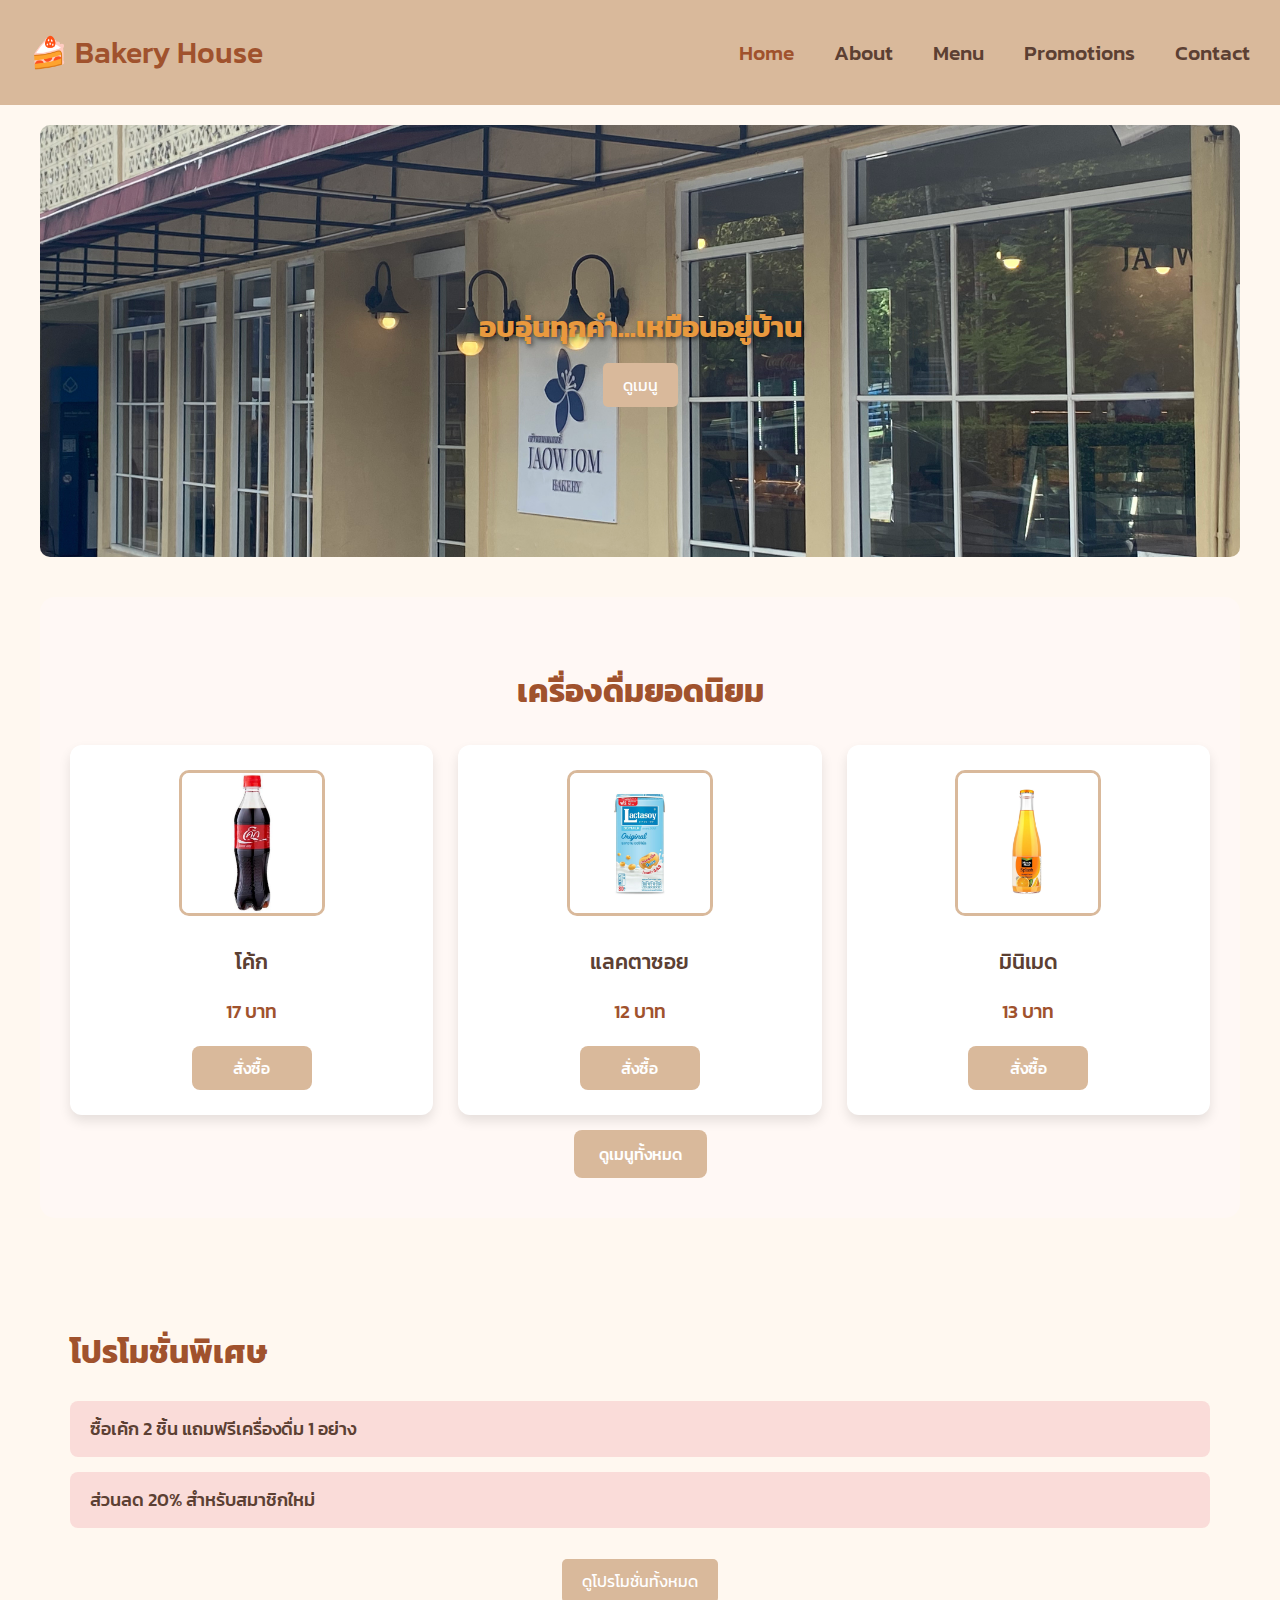
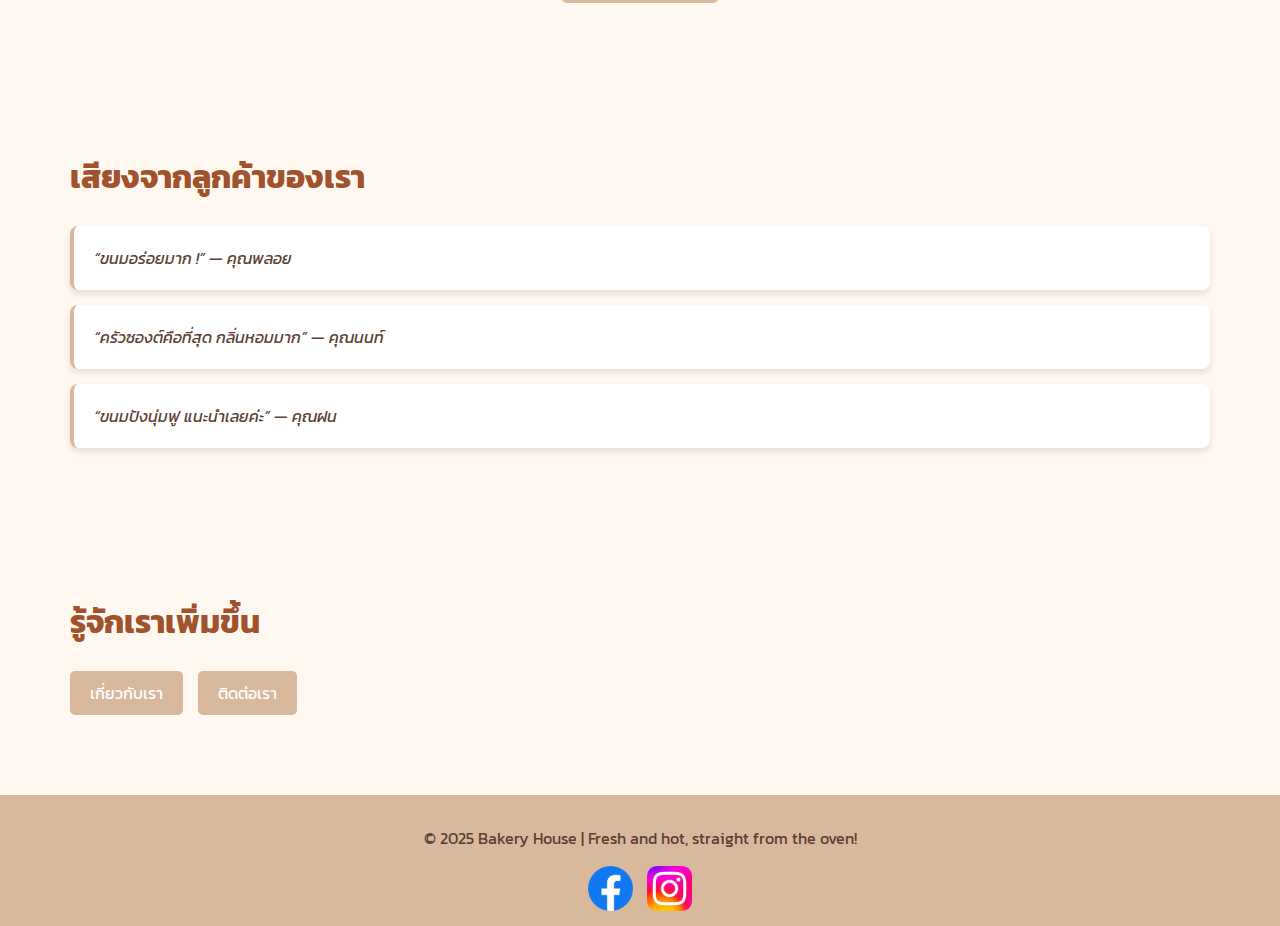
<file: index.html>
<!DOCTYPE html>
<html lang="th">

<head>
    <meta charset="UTF-8">
    <meta name="viewport" content="width=device-width, initial-scale=1.0">
    <title>Bakery House - Home</title>
    <link href="https://fonts.googleapis.com/css2?family=Kanit:wght@300;500&display=swap" rel="stylesheet">
    <link rel="stylesheet" href="style.css">
    <link rel="stylesheet" href="index.css">
    
    

</head>

<body>
    <header>
        <nav>
            <div class="logo">🍰 Bakery House</div>

            <!-- Hamburger Menu -->
            <input type="checkbox" id="hamburger-toggle" />
            <label for="hamburger-toggle" class="hamburger">
                <div></div>
                <div></div>
                <div></div>
            </label>

            <ul class="nav-links">
                <li><a href="index.html" class="active">Home</a></li>
                <li><a href="about.html">About</a></li>
                <li><a href="menu.html">Menu</a></li>
                <li><a href="promotions.html">Promotions</a></li>
                <li><a href="contact.html">Contact</a></li>
            </ul>
        </nav>
    </header>

    <main>
        <!-- Hero Section -->
        <section class="banner">
            <h1>อบอุ่นทุกคำ...เหมือนอยู่บ้าน</h1>

            <a href="menu.html" class="btn">ดูเมนู</a>
        </section>

        <!-- เมนู -->
        <section class="menu-highlight">
            <h1>เครื่องดื่มยอดนิยม</h1>
            <div class="menu-itemsIn_menu">
                <div class="itemIn_menu">
                    <img src="โค้ก.jpg" alt="โค้ก">
                    <h3>โค้ก</h3>
                    <p>17 บาท</p>
                    <button>สั่งซื้อ</button>
                </div>
                <div class="itemIn_menu">
                    <img src="เครื่องดื่ม/image.png" alt="แลคตาซอย">
                    <h3>แลคตาซอย</h3>
                    <p>12 บาท</p>
                    <button>สั่งซื้อ</button>
                </div>
                <div class="itemIn_menu">
                    <img src="เครื่องดื่ม/มินิตเมด.png" alt="มินิเมด">
                    <h3>มินิเมด</h3>
                    <p>13 บาท</p>
                    <button>สั่งซื้อ</button>
                </div>
            </div>
            <div style="text-align:center; margin-top:15px;">
                <a href="menu.html" class="btn">ดูเมนูทั้งหมด</a>
            </div>
        </section>

        <!-- โปรโมชั่น -->
        <section class="promotions">
            <h1>โปรโมชั่นพิเศษ</h1>
            <ul>
                <li>ซื้อเค้ก 2 ชิ้น แถมฟรีเครื่องดื่ม 1 อย่าง</li>
                <li>ส่วนลด 20% สำหรับสมาชิกใหม่</li>
            </ul>
            <div style="text-align:center; margin-top:10px;">
                <a href="promotions.html" class="btn">ดูโปรโมชั่นทั้งหมด</a>
            </div>
        </section>

        <!-- รีวิวลูกค้า -->
        <section class="testimonials">
            <h1>เสียงจากลูกค้าของเรา</h1>
            <div class="reviews">
                <blockquote>“ขนมอร่อยมาก !” — คุณพลอย</blockquote>
                <blockquote>“ครัวซองต์คือที่สุด กลิ่นหอมมาก” — คุณนนท์</blockquote>
                <blockquote>“ขนมปังนุ่มฟู แนะนำเลยค่ะ” — คุณฝน</blockquote>
            </div>
        </section>

        <!-- แนะนำลิงก์อื่น -->
        <section class="quick-links">
            <h1>รู้จักเราเพิ่มขึ้น</h1>
            <div class="links">
                <a href="about.html" class="btn">เกี่ยวกับเรา</a>
                <a href="contact.html" class="btn">ติดต่อเรา</a>
            </div>
        </section>
    </main>

    <footer>
        <p>© 2025 Bakery House | Fresh and hot, straight from the oven!</p>
        <div class="social-icons">
            <a href="https://www.facebook.com/" target="_blank" aria-label="Facebook">
                <img src="Facebook_Logo_(2019).png" alt="Facebook" />
            </a>
            <a href="https://www.instagram.com/" target="_blank" aria-label="Instagram">
                <img src="Instagram_logo_2022.svg.webp" alt="Instagram" />
            </a>
        </div>
    </footer>

</body>

</html>
</file>
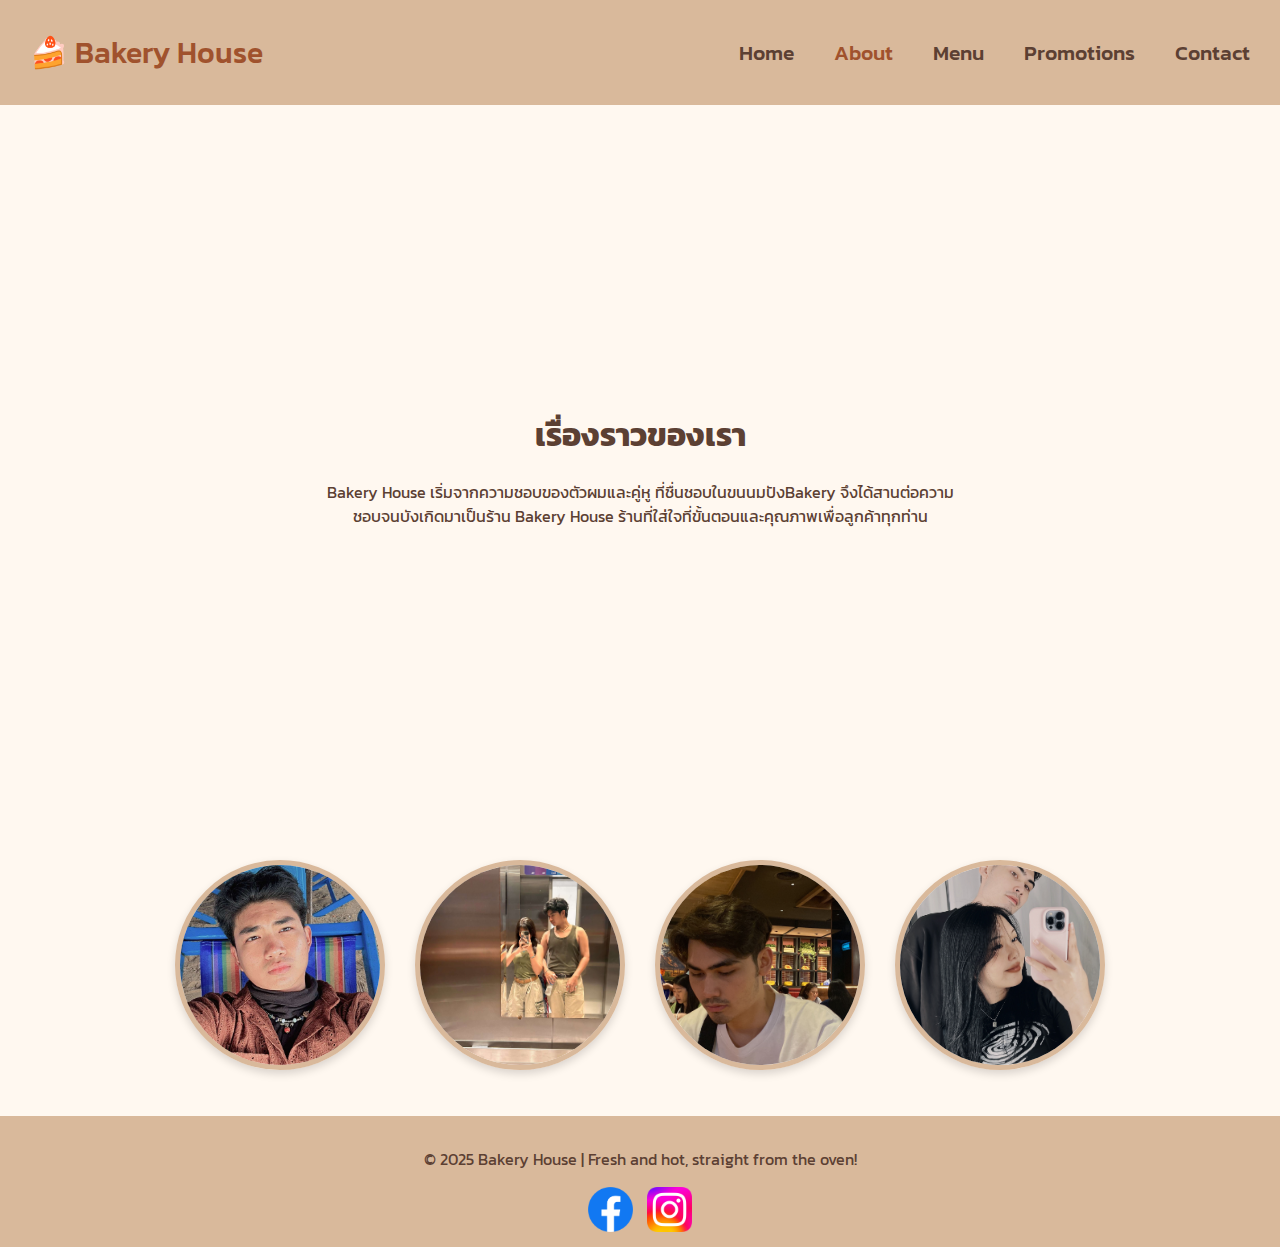
<file: about.html>
<!DOCTYPE html>
<html lang="th">

<head>
    <meta charset="UTF-8">
    <meta name="viewport" content="width=device-width, initial-scale=1.0">
    <title>About - Bakery House</title>
    <link href="https://fonts.googleapis.com/css2?family=Kanit:wght@300;500&display=swap" rel="stylesheet">
    <link rel="stylesheet" href="style.css">
    <link rel="stylesheet" href="about.css">
</head>

<body>
    <header>
        <nav>
            <div class="logo">🍰 Bakery House</div>
            <ul class="nav-links">
                <li><a href="index.html">Home</a></li>
                <li><a href="about.html" class="active">About</a></li>
                <li><a href="menu.html">Menu</a></li>
                <li><a href="promotions.html">Promotions</a></li>
                <li><a href="contact.html">Contact</a></li>
            </ul>
        </nav>
    </header>

    <main>
        <section class="about">
            <h1>เรื่องราวของเรา</h1>
            <p>Bakery House เริ่มจากความชอบของตัวผมและคู่หู ที่ชื่นชอบในขนนมปังBakery
                จึงได้สานต่อความชอบจนบังเกิดมาเป็นร้าน Bakery House ร้านที่ใส่ใจที่ขั้นตอนและคุณภาพเพื่อลูกค้าทุกท่าน
            </p>
        </section>
        <div class="myprofile">
            <div class="Tprofileimg">
                <img src="myproTon.jpg" alt="ต้นข้าว">
            </div>
            <div class="Mprofileimg">
                <img src="duoTon.jpg" alt="มิ้น">
            </div>
            
            <div class="Jprofileimg">
                <img src="John.jpg" alt="จอห์น">
            </div>
            
            <div class="Cprofileimg">
                <img src="duojhon.jpg" alt="ครีม">
            </div>

        </div>
    </main>

    <footer>
        <p>© 2025 Bakery House | Fresh and hot, straight from the oven!</p>
        <div class="social-icons">
            <a href="https://www.facebook.com/" target="_blank" aria-label="Facebook">
                <img src="Facebook_Logo_(2019).png" alt="Facebook" />
            </a>
            <a href="https://www.instagram.com/" target="_blank" aria-label="Instagram">
                <img src="Instagram_logo_2022.svg.webp" alt="Instagram" />
            </a>
        </div>
    </footer>

</body>

</html>
</file>
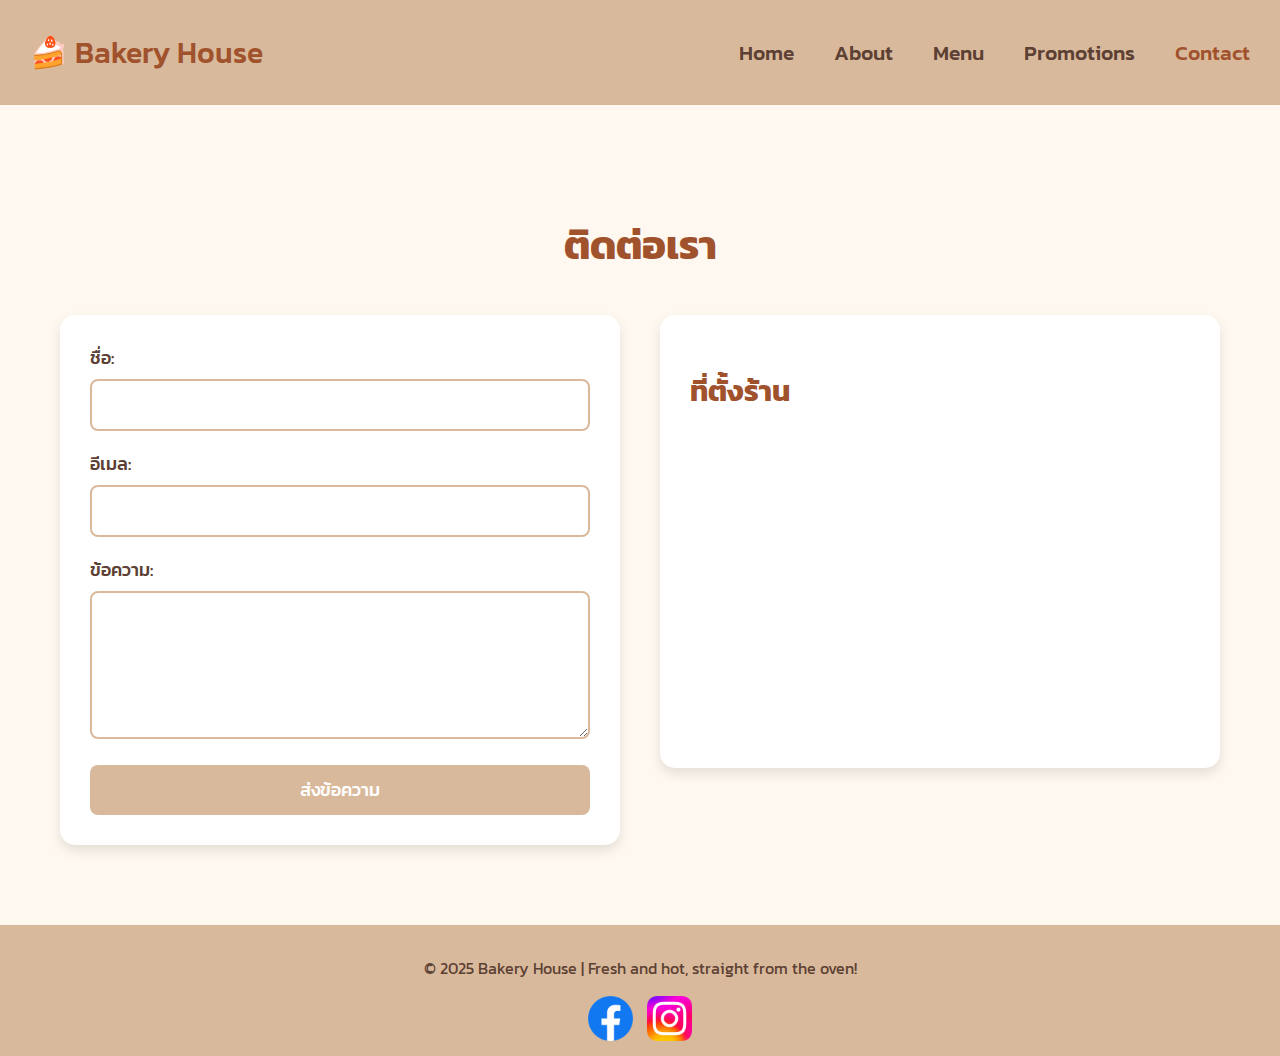
<file: contact.html>
<!DOCTYPE html>
<html lang="th">

<head>
    <meta charset="UTF-8">
    <meta name="viewport" content="width=device-width, initial-scale=1.0">
    <title>Contact - Bakery House</title>
    <link href="https://fonts.googleapis.com/css2?family=Kanit:wght@300;500&display=swap" rel="stylesheet">
    <link rel="stylesheet" href="style.css">
    <link rel="stylesheet" href="contact.css">
</head>

<body>
    <header>
        <nav>
            <div class="logo">🍰 Bakery House</div>
            
            <!-- เพิ่ม Hamburger Menu -->
            <input type="checkbox" id="hamburger-toggle" />
            <label for="hamburger-toggle" class="hamburger">
                <div></div>
                <div></div>
                <div></div>
            </label>

            <ul class="nav-links">
                <li><a href="index.html">Home</a></li>
                <li><a href="about.html">About</a></li>
                <li><a href="menu.html">Menu</a></li>
                <li><a href="promotions.html">Promotions</a></li>
                <li><a href="contact.html" class="active">Contact</a></li>
            </ul>
        </nav>
    </header>

    <main>
        <section class="contact-section">
            <h1>ติดต่อเรา</h1>
            <div class="contact-container">
                <form class="contact-form">
                    <div class="form-group">
                        <label for="name">ชื่อ:</label>
                        <input type="text" id="name" name="name" required>
                    </div>
                    <div class="form-group">
                        <label for="email">อีเมล:</label>
                        <input type="email" id="email" name="email" required>
                    </div>
                    <div class="form-group">
                        <label for="message">ข้อความ:</label>
                        <textarea id="message" name="message" rows="5" required></textarea>
                    </div>
                    <button type="submit" class="submit-btn">ส่งข้อความ</button>
                </form>
                
                <div class="map-container">
                    <h2>ที่ตั้งร้าน</h2>
                    <div class="map">
                        <iframe 
                            src="https://www.google.com/maps/embed?pb=!1m18!1m12!1m3!1d3875.715837216251!2d100.5012673153336!3d13.756290801353142!2m3!1f0!2f0!3f0!3m2!1i1024!2i768!4f13.1!3m3!1m2!1s0x30e2995fefad5d4f%3A0x5b63b6b1b3b3b3b3!2sBakery%20House!5e0!3m2!1sth!2sth!4v1620000000000!5m2!1sth!2sth" 
                            width="100%" 
                            height="300" 
                            style="border:0;" 
                            allowfullscreen="" 
                            loading="lazy">
                        </iframe>
                    </div>
                </div>
            </div>
        </section>
    </main>

    <footer>
        <p>© 2025 Bakery House | Fresh and hot, straight from the oven!</p>
        <div class="social-icons">
            <a href="https://www.facebook.com/" target="_blank" aria-label="Facebook">
                <img src="Facebook_Logo_(2019).png" alt="Facebook" />
            </a>
            <a href="https://www.instagram.com/" target="_blank" aria-label="Instagram">
                <img src="Instagram_logo_2022.svg.webp" alt="Instagram" />
            </a>
        </div>
    </footer>

</body>

</html>
</file>
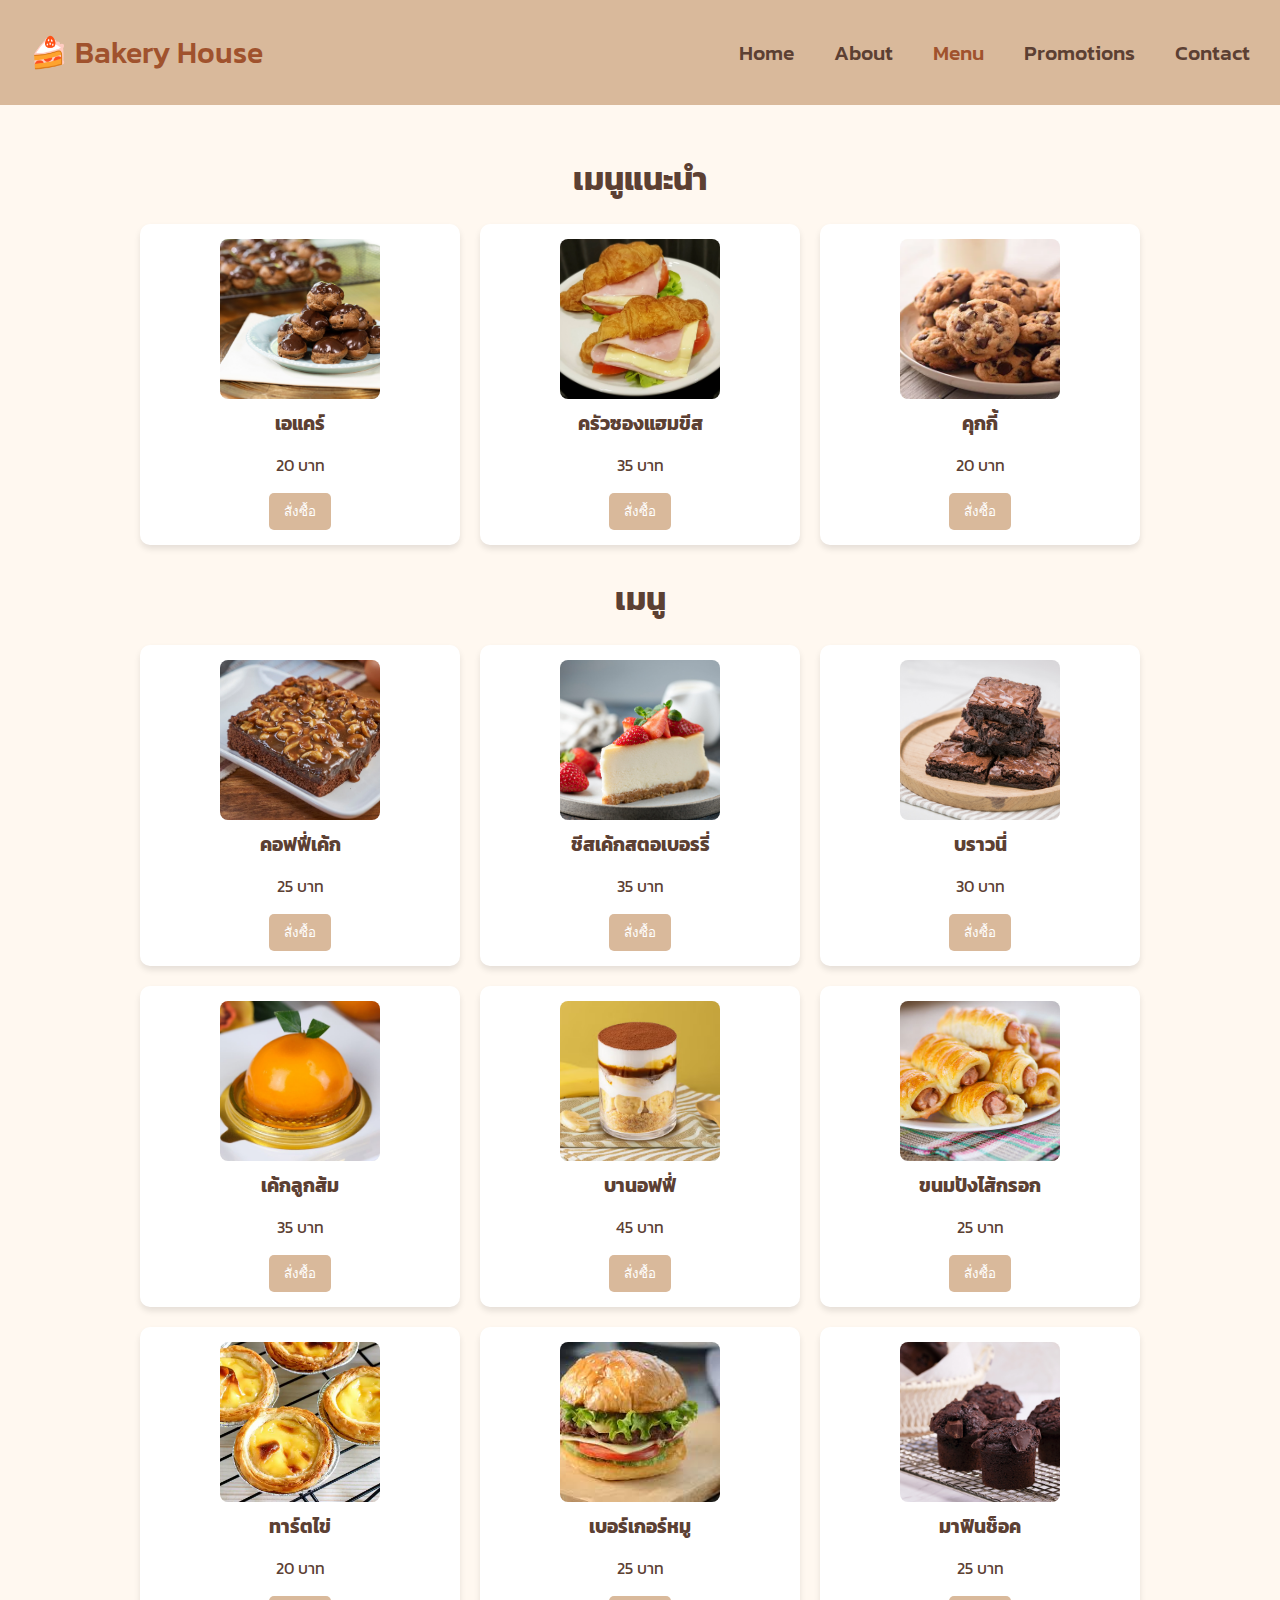
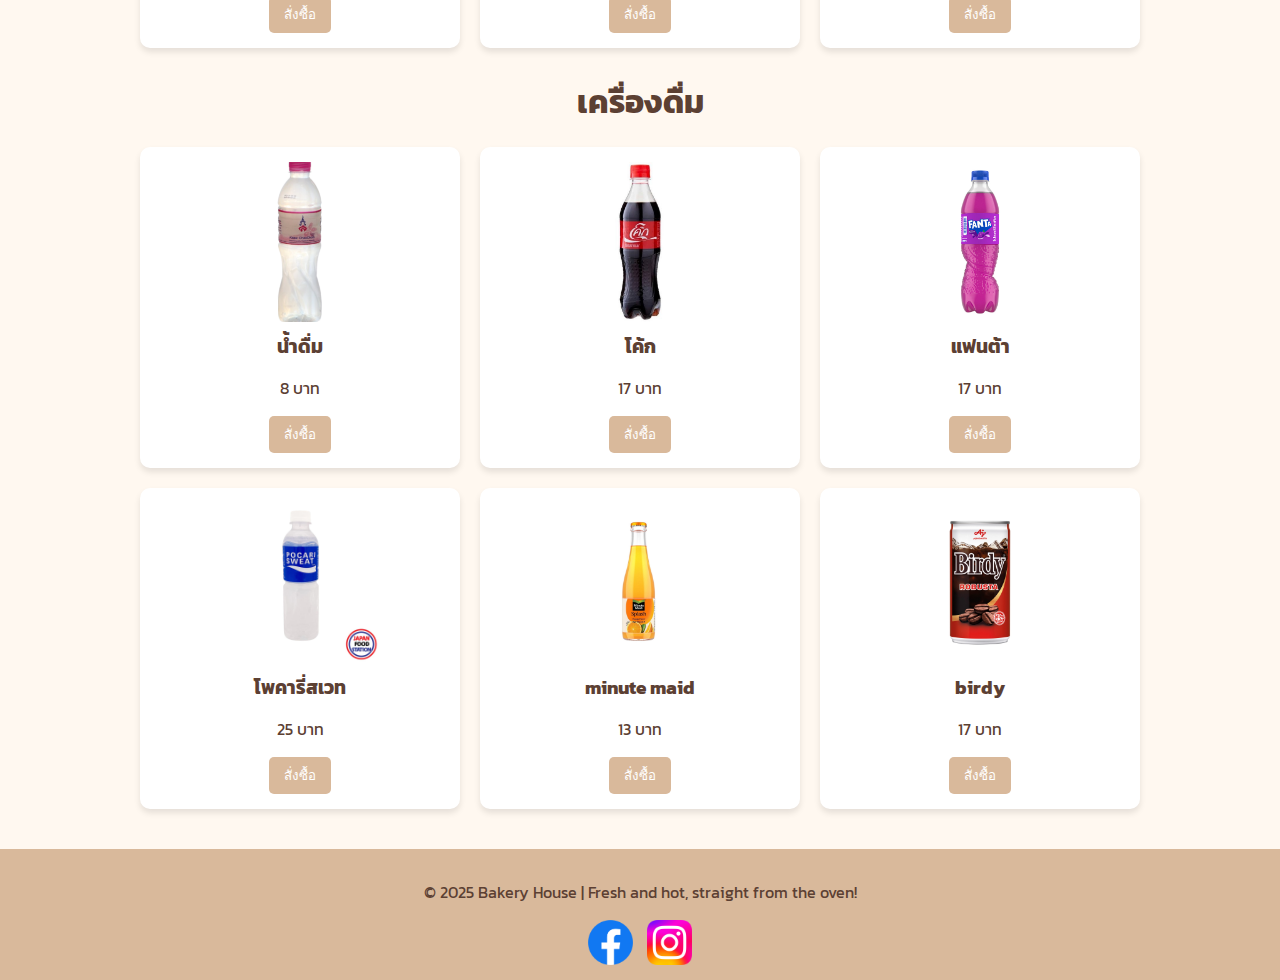
<file: menu.html>
<!DOCTYPE html>
<html lang="th">

<head>
    <meta charset="UTF-8">
    <meta name="viewport" content="width=device-width, initial-scale=1.0">
    <title>Menu - Bakery House</title>
    <link href="https://fonts.googleapis.com/css2?family=Kanit:wght@300;500&display=swap" rel="stylesheet">
    <link rel="stylesheet" href="style.css">
    <link rel="stylesheet" href="menu.css">
</head>

<body>
    <header>
        <nav>
            <div class="logo">🍰 Bakery House</div>
            <ul class="nav-links">
                <li><a href="index.html">Home</a></li>
                <li><a href="about.html">About</a></li>
                <li><a href="menu.html" class="active">Menu</a></li>
                <li><a href="promotions.html">Promotions</a></li>
                <li><a href="contact.html">Contact</a></li>
            </ul>
        </nav>
    </header>

    <main>
        <section class="menu-list">
            <h1>เมนูแนะนำ</h1>
            <div class="menu-items">
                
                <div class="item">
                    <img src="cake/acare.png" alt="เอแคร์">
                    <h3>เอแคร์</h3>
                    <p>20 บาท</p>
                    <button>สั่งซื้อ</button>
                </div>
                <div class="item">
                    <img src="cake/ครัวซอง.png" alt="ครัวซองต์แฮมขีส">
                    <h3>ครัวซองแฮมขีส</h3>
                    <p>35 บาท</p>
                    <button>สั่งซื้อ</button>
                </div>
                <div class="item">
                    <img src="cake/cookie-lead.png " alt="คุกกี้">
                    <h3>คุกกี้</h3>
                    <p>20 บาท</p>
                    <button>สั่งซื้อ</button>
                </div>
                
            </div>
            <h1>เมนู</h1>
            <div class="menu-items">
                
                <div class="item">
                    <img src="cake/คอฟฟี่เค้ก.png" alt="คอฟฟี่เค้ก">
                    <h3>คอฟฟี่เค้ก</h3>
                    <p>25 บาท</p>
                    <button>สั่งซื้อ</button>
                </div>
                <div class="item">
                    <img src="cake/ชีสเค้กสตอเบอรรี่.png" alt="ชีสเค้กสตอเบอรรี่">
                    <h3>ชีสเค้กสตอเบอรรี่</h3>
                    <p>35 บาท</p>
                    <button>สั่งซื้อ</button>
                </div>
                <div class="item">
                    <img src="cake/บราวนี่.png" alt="บราวนี่">
                    <h3>บราวนี่</h3>
                    <p>30 บาท</p>
                    <button>สั่งซื้อ</button>
                </div>
                <div class="item">
                    <img src="cake/เค้กลูกส้ม.png" alt="เค้กลูกส้ม">
                    <h3>เค้กลูกส้ม</h3>
                    <p>35 บาท</p>
                    <button>สั่งซื้อ</button>
                </div>
                <div class="item">
                    <img src="cake/บานอฟฟี่.png" alt="บานอฟฟี่ ">
                    <h3>บานอฟฟี่ </h3>
                    <p>45 บาท</p>
                    <button>สั่งซื้อ</button>
                </div>
                <div class="item">
                    <img src="cake/ขนมปังไส้กรอก.png" alt="ขนมปังไส้กรอก">
                    <h3>ขนมปังไส้กรอก</h3>
                    <p>25 บาท</p>
                    <button>สั่งซื้อ</button>
                </div>
                <div class="item">
                    <img src="cake/ทาร์ตไข่.png" alt="ทาร์ตไข่">
                    <h3>ทาร์ตไข่</h3>
                    <p>20 บาท</p>
                    <button>สั่งซื้อ</button>
                </div>
                <div class="item">
                    <img src="cake/เบอร์เกอร์หมู.png" alt="เบอร์เกอร์หมู">
                    <h3>เบอร์เกอร์หมู</h3>
                    <p>25 บาท</p>
                    <button>สั่งซื้อ</button>
                </div>
                <div class="item">
                    <img src="cake/มาฟินช็อค.png" alt="มาฟินช็อค">
                    <h3>มาฟินช็อค</h3>
                    <p>25 บาท</p>
                    <button>สั่งซื้อ</button>
                </div>
            </div>
            <h1>เครื่องดื่ม</h1>
            <div class="menu-items">
                <div class="item">
                    <img src="เครื่องดื่ม/น้ำดื้มใหญ่.png" alt="น้ำดื่ม">
                    <h3>น้ำดื่ม</h3>
                    <p>8 บาท</p>
                    <button>สั่งซื้อ</button>
                </div>
                <div class="item">
                    <img src="โค้ก.jpg" alt="โค้ก ">
                    <h3>โค้ก </h3>
                    <p>17 บาท</p>
                    <button>สั่งซื้อ</button>
                </div>
                <div class="item">
                    <img src="เครื่องดื่ม/แฟนต้าม่วง2.png" alt="แฟนต้า">
                    <h3>แฟนต้า</h3>
                    <p>17 บาท</p>
                    <button>สั่งซื้อ</button>
                </div>
                <div class="item">
                    <img src="เครื่องดื่ม/โพคารี่.jpg" alt="โพคารี่สเวท">
                    <h3>โพคารี่สเวท</h3>
                    <p>25 บาท</p>
                    <button>สั่งซื้อ</button>
                </div>
                <div class="item">
                    <img src="เครื่องดื่ม/มินิตเมด.png" alt="minute maid">
                    <h3>minute maid</h3>
                    <p>13 บาท</p>
                    <button>สั่งซื้อ</button>
                </div>
                <div class="item">
                    <img src="เครื่องดื่ม/birdy.png" alt="birdy ">
                    <h3>birdy </h3>
                    <p>17 บาท</p>
                    <button>สั่งซื้อ</button>
                </div>

            </div>
        </section>
        
    </main>

    <footer>
        <p>© 2025 Bakery House | Fresh and hot, straight from the oven!</p>
        <div class="social-icons">
            <a href="https://www.facebook.com/" target="_blank" aria-label="Facebook">
                <img src="Facebook_Logo_(2019).png" alt="Facebook" />
            </a>
            <a href="https://www.instagram.com/" target="_blank" aria-label="Instagram">
                <img src="Instagram_logo_2022.svg.webp" alt="Instagram" />
            </a>
        </div>
    </footer>

</body>

</html>
</file>
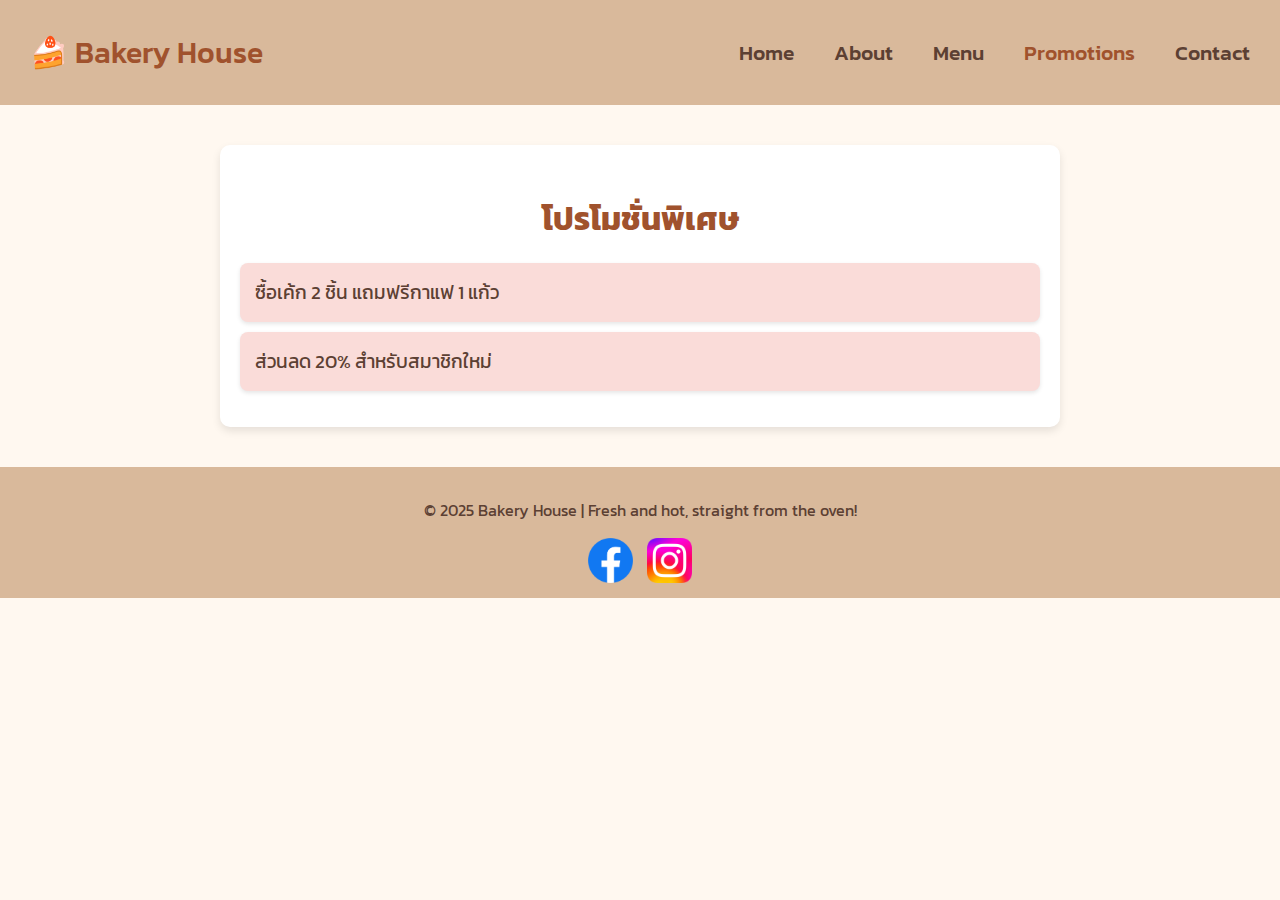
<file: promotions.html>
<!DOCTYPE html>
<html lang="th">

<head>
    <meta charset="UTF-8">
    <meta name="viewport" content="width=device-width, initial-scale=1.0">
    <title>Promotions - Bakery House</title>
    <link href="https://fonts.googleapis.com/css2?family=Kanit:wght@300;500&display=swap" rel="stylesheet">
    <link rel="stylesheet" href="style.css">
    <link rel="stylesheet" href="promotions.css">
</head>

<body>
    <header>
        <nav>
            <div class="logo">🍰 Bakery House</div>
            <ul class="nav-links">
                <li><a href="index.html">Home</a></li>
                <li><a href="about.html">About</a></li>
                <li><a href="menu.html">Menu</a></li>
                <li><a href="promotions.html" class="active">Promotions</a></li>
                <li><a href="contact.html">Contact</a></li>
            </ul>
        </nav>
    </header>

    <main>
        <section class="promotions">
            <h1>โปรโมชั่นพิเศษ</h1>
            <ul>
                <li>ซื้อเค้ก 2 ชิ้น แถมฟรีกาแฟ 1 แก้ว</li>
                <li>ส่วนลด 20% สำหรับสมาชิกใหม่</li>
            </ul>
        </section>
    </main>

    <footer>
        <p>© 2025 Bakery House | Fresh and hot, straight from the oven!</p>
        <div class="social-icons">
            <a href="https://www.facebook.com/" target="_blank" aria-label="Facebook">
                <img src="Facebook_Logo_(2019).png" alt="Facebook" />
            </a>
            <a href="https://www.instagram.com/" target="_blank" aria-label="Instagram">
                <img src="Instagram_logo_2022.svg.webp" alt="Instagram" />
            </a>
        </div>
    </footer>

</body>

</html>
</file>
<file: style.css>
/* ---------- ฟอนต์และพื้นหลัง ---------- */
body {
    font-family: 'Kanit', sans-serif;
    margin: 0;
    padding: 0;
    background-color: #FFF8F0; 
    color: #5C4033; 
}

/* ---------- Header ---------- */
header {
    background-color: #D9B99B;
    padding: 30px 30px;
}

nav {
    display: flex;
    justify-content: space-between;
    align-items: center;
    flex-wrap: wrap;
    position: relative;
}

.logo {
    font-size: 1.9rem;
    font-weight: 500;
    color: #A0522D;
}

.nav-links {
    list-style: none;
    display: flex;
    gap: 40px;
    margin: 0;
    padding: 0;
    font-size: 1.3rem;
}

.nav-links a {
    text-decoration: none;
    color: #5C4033;
    font-weight: 500;
    transition: color 0.3s;
}

.nav-links a:hover,
.nav-links a.active {
    color: #A0522D;
}

/* ---------- Hamburger แบบ checkbox ---------- */
#hamburger-toggle {
    display: none;
}

.hamburger {
    display: none;
    flex-direction: column;
    cursor: pointer;
    gap: 5px;
}

.hamburger div {
    width: 25px;
    height: 3px;
    background-color: #5C4033;
    transition: all 0.3s ease;
}

/* Hamburger transform เมื่อถูกเลือก */
#hamburger-toggle:checked + .hamburger div:nth-child(1) {
    transform: rotate(45deg) translate(5px, 5px);
}

#hamburger-toggle:checked + .hamburger div:nth-child(2) {
    opacity: 0;
}

#hamburger-toggle:checked + .hamburger div:nth-child(3) {
    transform: rotate(-45deg) translate(5px, -5px);
}

/* แสดง nav-links เมื่อ checkbox ถูกเลือก */
#hamburger-toggle:checked ~ .nav-links {
    display: flex;
    flex-direction: column;
}
.btn {
    display: inline-block;
    padding: 10px 20px;
    background-color: #D9B99B;
    color: white;
    border-radius: 5px;
    text-decoration: none;
    transition: background-color 0.3s;
}

.btn:hover {
    background-color: #A0522D; 
}

/* ---------- Section Title ---------- */
main h1 {
    text-align: center;
    margin-top: 30px;
}
/* ---------- Main Layout ---------- */
main {
    max-width: 1200px;
    margin: 0 auto;
    padding: 0 20px;
}

/* ---------- Footer ---------- */
footer {
    text-align: center;
    padding: 15px;
    background-color: #D9B99B;
    margin-top: 20px;
}

footer .social-icons {
    margin-top: 10px;
}

footer .social-icons a {
    display: inline-block;
    margin: 0 5px;
}

footer .social-icons img {
    width: 60px;
    height: 60px;
    object-fit: contain;  
    vertical-align: middle;
    transition: transform 0.3s;
}
footer .social-icons img {
    width: 45px;
    height: 45px;
    object-fit: contain;  
    vertical-align: middle;
    transition: transform 0.3s;
}


footer .social-icons img:hover {
    transform: scale(1.2);
}


/* ---------- Responsive ---------- */
@media (max-width: 768px) {
    .nav-links {
        flex-direction: column;
        background: #FFF8F0;
        width: 100%;
        display: none;
        padding: 10px 0;
        position: absolute;
        top: 60px;
        left: 0;
        z-index: 1000;
    }

    .hamburger {
        display: flex;
        flex-direction: column;
        cursor: pointer;
        gap: 5px;
    }
}
</file>
<file: index.css>
.banner {
    text-align: center;
    padding: 150px 20px;
    background-image: url("IMG_9042.jpg");
    background-repeat: no-repeat;
    background-position: center;
    background-size: cover;
    background-color: #FADCD9;
    border-radius: 10px;
    margin: 20px auto;
    max-width: 1200px;
}

.banner h1 {
    font-size: 1.8rem;
    margin-bottom: 15px;
    color: #e9993e;
    text-shadow: 2px 2px 5px rgba(0, 0, 0, 0.6);
}

/* ---------- Menu Highlight on Homepage ---------- */
.menu-highlight {
    max-width: 1200px;
    margin: 40px auto;
    padding: 40px 30px;
    background-color: #fff8f5;
    border-radius: 15px;
}

.menu-highlight h1 {
    text-align: center;
    color: #A0522D;
    margin-bottom: 30px;
    font-size: 2rem;
    font-family: 'Kanit', sans-serif;
}

.menu-highlight .menu-itemsIn_menu {
    display: grid;
    grid-template-columns: repeat(auto-fit, minmax(250px, 1fr));
    gap: 25px;
    justify-content: center;
    margin: 0 auto;
    font-family: 'Kanit', sans-serif;
}

.menu-highlight .itemIn_menu {
    background: white;
    border-radius: 12px;
    padding: 25px 20px;
    text-align: center;
    box-shadow: 0 6px 12px rgba(0, 0, 0, 0.1);
    transition: transform 0.3s ease, box-shadow 0.3s ease;
    display: flex;
    flex-direction: column;
    align-items: center;
    justify-content: space-between;
    min-height: 320px;
}

.menu-highlight .itemIn_menu:hover {
    transform: translateY(-5px);
    box-shadow: 0 8px 16px rgba(0, 0, 0, 0.15);
}

/* ✅ ปรับให้รูปภาพไม่ใหญ่เกิน */
.menu-highlight .itemIn_menu img {
    width: 140px;
    height: 140px;
    object-fit: cover;
    border-radius: 10px;
    display: block;
    margin: 0 auto 15px;
    border: 3px solid #D9B99B;
}

/* ชื่อและราคาของสินค้า */
.menu-highlight .itemIn_menu h3 {
    margin: 10px 0 8px;
    color: #5C4033;
    font-size: 1.3rem;
    font-weight: 500;
}

.menu-highlight .itemIn_menu p {
    color: #A0522D;
    font-size: 1.2rem;
    font-weight: 500;
    margin: 8px 0 15px;
}

/* ✅ ปรับปุ่มให้เหมือนระบบหลัก */
.menu-highlight .itemIn_menu button {
    background-color: #D9B99B;
    color: #fff;
    border: none;
    padding: 10px 20px;
    border-radius: 8px;
    cursor: pointer;
    font-size: 1rem;
    font-weight: 500;
    transition: background-color 0.3s;
    width: 120px;
    font-family: 'Kanit', sans-serif;
}

.menu-highlight .itemIn_menu button:hover {
    background-color: #A0522D;
}

/* ปุ่ม "ดูเมนูทั้งหมด" */
.menu-highlight .btn {
    background-color: #D9B99B;
    color: #fff;
    padding: 12px 25px;
    border-radius: 8px;
    font-weight: 500;
    text-decoration: none;
    transition: background-color 0.3s;
}

.menu-highlight .btn:hover {
    background-color: #A0522D;
}

/* ---------- Promotions Section - ชิดซ้าย ---------- */
.promotions {
    max-width: 1200px;
    margin: 40px auto;
    padding: 40px 30px;
    text-align: left; /* ชิดซ้าย */
}

.promotions h1 {
    text-align: left; /* ชิดซ้าย */
    color: #A0522D;
    margin-bottom: 25px;
    font-size: 2rem;
    font-family: 'Kanit', sans-serif;
}

.promotions ul {
    list-style: none;
    padding: 0;
    text-align: left; /* ชิดซ้าย */
}

.promotions li {
    background-color: #FADCD9;
    padding: 15px 20px;
    margin-bottom: 15px;
    border-radius: 8px;
    text-align: left; /* ชิดซ้าย */
    font-size: 1.1rem;
    color: #5C4033;
    font-weight: 500;
}

.promotions .btn {
    text-align: left; /* ชิดซ้าย */
    display: inline-block;
    margin-top: 15px;
}

/* ---------- Testimonials Section - ชิดซ้าย ---------- */
.testimonials {
    max-width: 1200px;
    margin: 40px auto;
    padding: 40px 30px;
    text-align: left; /* ชิดซ้าย */
}

.testimonials h1 {
    text-align: left; /* ชิดซ้าย */
    color: #A0522D;
    margin-bottom: 25px;
    font-size: 2rem;
    font-family: 'Kanit', sans-serif;
}

.testimonials .reviews {
    display: flex;
    flex-direction: column;
    gap: 15px;
    text-align: left; /* ชิดซ้าย */
}

.testimonials blockquote {
    background: white;
    padding: 20px;
    border-radius: 8px;
    font-style: italic;
    margin: 0;
    text-align: left; /* ชิดซ้าย */
    box-shadow: 0 4px 6px rgba(0,0,0,0.1);
    border-left: 4px solid #D9B99B;
}

/* ---------- Quick Links Section - ชิดซ้าย ---------- */
.quick-links {
    max-width: 1200px;
    margin: 40px auto;
    padding: 40px 30px;
    text-align: left; /* ชิดซ้าย */
}

.quick-links h1 {
    text-align: left; /* ชิดซ้าย */
    color: #A0522D;
    margin-bottom: 25px;
    font-size: 2rem;
    font-family: 'Kanit', sans-serif;
}

.quick-links .links {
    display: flex;
    gap: 15px;
    justify-content: flex-start; /* ชิดซ้าย */
    flex-wrap: wrap;
}

.quick-links .btn {
    text-align: center;
    display: inline-block;
}

/* ---------- Responsive ---------- */
@media (max-width: 768px) {
    .menu-highlight {
        padding: 20px;
    }

    .menu-highlight .menu-itemsIn_menu {
        grid-template-columns: repeat(auto-fit, minmax(200px, 1fr));
        gap: 15px;
    }

    .menu-highlight .itemIn_menu {
        padding: 15px;
        min-height: 280px;
    }

    .menu-highlight .itemIn_menu img {
        width: 120px;
        height: 120px;
    }

    /* Responsive สำหรับส่วนที่ชิดซ้าย */
    .promotions,
    .testimonials,
    .quick-links {
        padding: 20px;
    }

    .quick-links .links {
        flex-direction: column;
        align-items: flex-start; /* ชิดซ้ายในมือถือ */
    }
}
</file>
<file: about.css>
/* ---------- About Page ---------- */
.about {
    max-width: 900px;
    margin: auto;
    padding: 276px;
    text-align: center;

}
.myprofile {
    display: flex;               
    justify-content: center;     
    align-items: center;         
    gap: 30px;                  
    margin: 40px auto;        
}

.myprofile img {
    width: 200px;                
    height: 200px;            
    object-fit: cover;           
    border-radius: 50%;          
    border: 5px solid #D9B99B;   
    box-shadow: 0 4px 8px rgba(0,0,0,0.15); 
    transition: transform 0.3s;
}

.myprofile img:hover {
    transform: scale(1.05);     
}
</file>
<file: contact.css>
/* ---------- Contact Page ---------- */
.contact-section {
    max-width: 1200px;
    margin: 40px auto;
    padding: 40px 20px;
}

.contact-section h1 {
    text-align: center;
    color: #A0522D;
    margin-bottom: 40px;
    font-size: 2.5rem;
    font-family: 'Kanit', sans-serif;
}

.contact-container {
    display: grid;
    grid-template-columns: 1fr 1fr;
    gap: 40px;
    align-items: start;
}

/* ---------- Contact Form ---------- */
.contact-form {
    background: white;
    padding: 30px;
    border-radius: 15px;
    box-shadow: 0 6px 12px rgba(0,0,0,0.1);
}

.form-group {
    margin-bottom: 20px;
}

.form-group label {
    display: block;
    margin-bottom: 8px;
    color: #5C4033;
    font-weight: 500;
    font-size: 1.1rem;
}

.form-group input,
.form-group textarea {
    width: 100%;
    padding: 12px 15px;
    border: 2px solid #D9B99B;
    border-radius: 8px;
    font-family: 'Kanit', sans-serif;
    font-size: 1rem;
    transition: border-color 0.3s;
    box-sizing: border-box;
}

.form-group input:focus,
.form-group textarea:focus {
    outline: none;
    border-color: #A0522D;
}

.submit-btn {
    background-color: #D9B99B;
    color: white;
    padding: 12px 30px;
    border: none;
    border-radius: 8px;
    cursor: pointer;
    font-size: 1.1rem;
    font-weight: 500;
    font-family: 'Kanit', sans-serif;
    transition: background-color 0.3s;
    width: 100%;
}

.submit-btn:hover {
    background-color: #A0522D;
}

/* ---------- Map Section ---------- */
.map-container {
    background: white;
    padding: 30px;
    border-radius: 15px;
    box-shadow: 0 6px 12px rgba(0,0,0,0.1);
}

.map-container h2 {
    color: #A0522D;
    margin-bottom: 20px;
    font-size: 1.8rem;
    font-family: 'Kanit', sans-serif;
}

.map iframe {
    width: 100%;
    height: 300px;
    border: none;
    border-radius: 10px;
}

/* ---------- Responsive Design ---------- */
@media (max-width: 768px) {
    .contact-section {
        padding: 20px 15px;
        margin: 20px auto;
    }
    
    .contact-section h1 {
        font-size: 2rem;
        margin-bottom: 30px;
    }
    
    .contact-container {
        grid-template-columns: 1fr;
        gap: 30px;
    }
    
    .contact-form,
    .map-container {
        padding: 20px;
    }
    
    .form-group input,
    .form-group textarea {
        padding: 10px 12px;
    }
}
</file>
<file: menu.css>
/* ---------- Menu Page ---------- */
.menu-list {
    max-width: 1000px;
    margin: auto;
    padding: 20px;
}

.menu-items {
    display: grid;

    grid-template-columns: repeat(auto-fit, minmax(250px, 1fr));
    gap: 20px;
}

.menu-items .item {
    background: white;
    border-radius: 10px;
    padding: 15px;
    text-align: center;
    box-shadow: 0 4px 6px rgba(0,0,0,0.1);
}

.menu-items img {
    width: 160px;        
    height: 160px;       
    object-fit: cover;   
    border-radius: 8px;
    display: block;
    margin: 0 auto;      
}


.menu-items h3 {
    margin: 10px 0 5px;
}

.menu-items button {
    background-color: #D9B99B;
    color: white;
    border: none;
    padding: 8px 15px;
    border-radius: 5px;
    cursor: pointer;
}

.menu-items button:hover {
    background-color: #A0522D;
}
</file>
<file: promotions.css>
/* ---------- Promotions Page ---------- */
.promotions {
    max-width: 800px;
    margin: 40px auto;
    padding: 20px;
    background: #fff;
    border-radius: 10px;
    box-shadow: 0 4px 8px rgba(0,0,0,0.1);
}

.promotions h1 {
    text-align: center;
    color: #A0522D;
    margin-bottom: 20px;
}

.promotions ul {
    list-style: none;
    padding: 0;
}

.promotions li {
    background: #FADCD9;
    margin: 10px 0;
    padding: 15px;
    border-radius: 8px;
    font-size: 1.2rem;
    color: #5C4033;
    box-shadow: 0 2px 4px rgba(0,0,0,0.1);
    transition: transform 0.2s;
}

.promotions li:hover {
    transform: scale(1.03);
}
</file>
